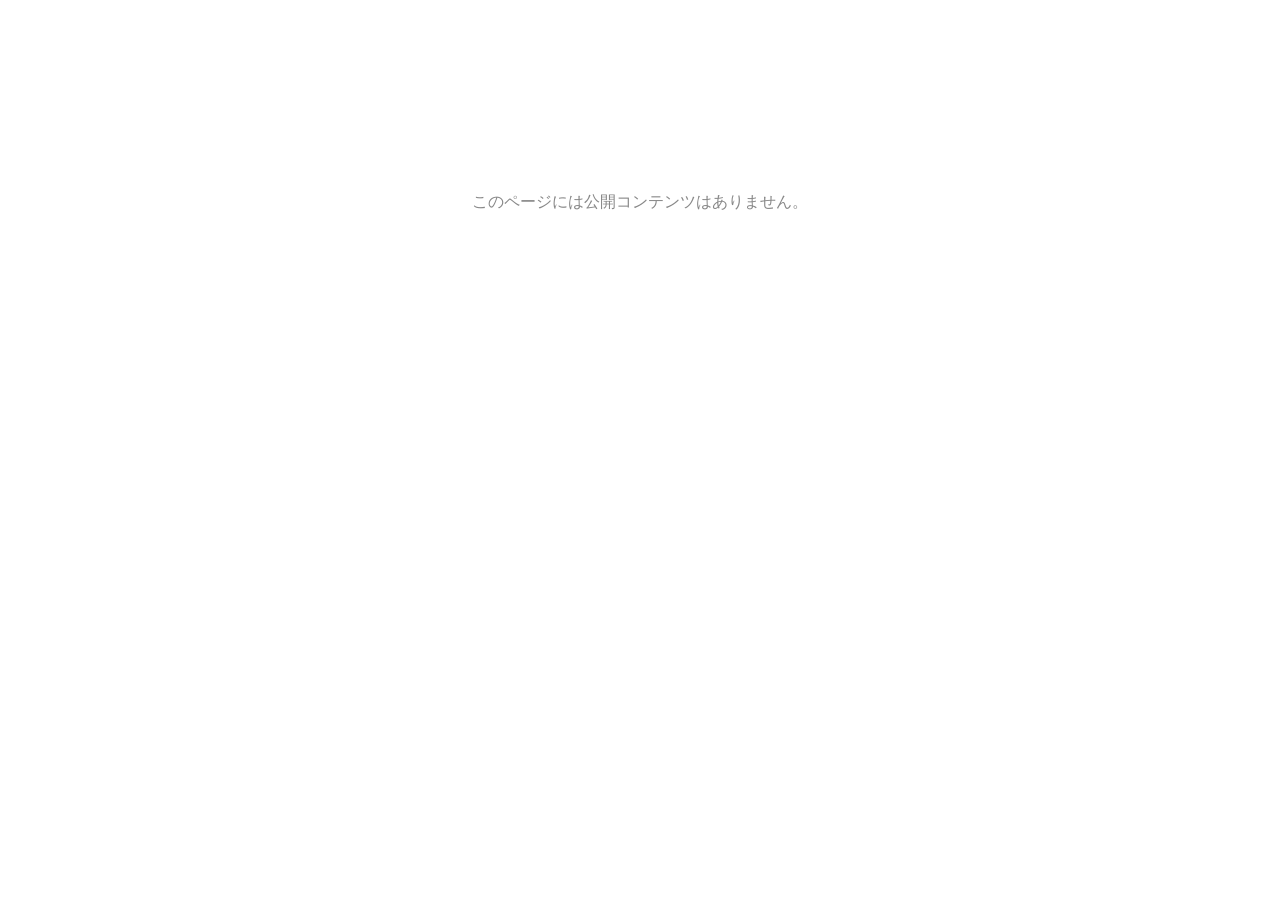
<file: index.html>
<!DOCTYPE html><html lang='ja'><head><meta charset='utf-8'><title>private</title></head><body style='font-family:sans-serif;text-align:center;margin-top:15%;color:#888'><p>このページには公開コンテンツはありません。</p></body></html>
</file>
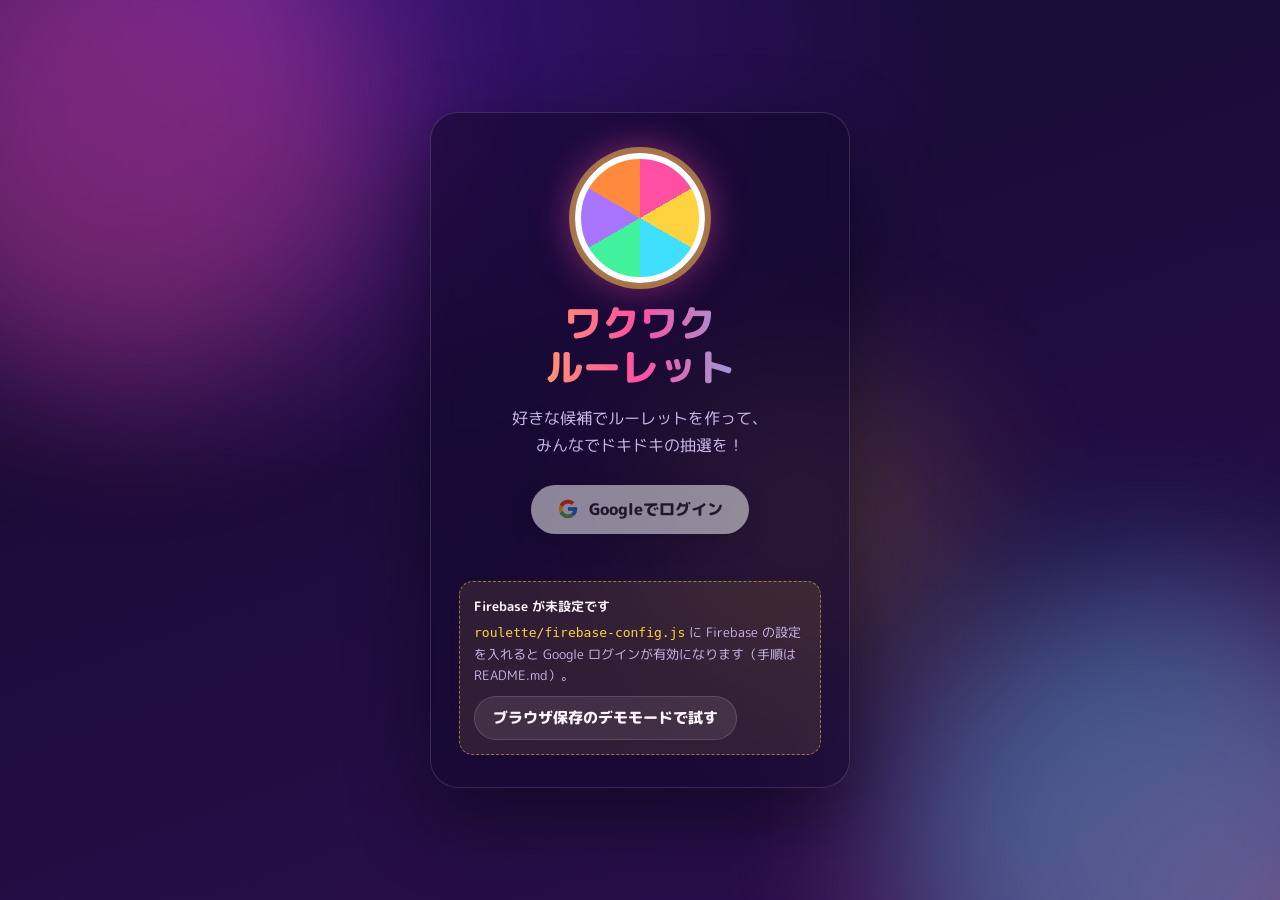
<file: roulette/index.html>
<!DOCTYPE html>
<html lang="ja">
<head>
  <meta charset="utf-8">
  <meta name="viewport" content="width=device-width, initial-scale=1, viewport-fit=cover">
  <title>ワクワクルーレット</title>
  <link rel="preconnect" href="https://fonts.googleapis.com">
  <link rel="preconnect" href="https://fonts.gstatic.com" crossorigin>
  <link href="https://fonts.googleapis.com/css2?family=M+PLUS+Rounded+1c:wght@500;800&display=swap" rel="stylesheet">
  <link rel="icon" href="data:image/svg+xml,<svg xmlns=%22http://www.w3.org/2000/svg%22 viewBox=%220 0 100 100%22><text y=%22.9em%22 font-size=%2290%22>🎡</text></svg>">
  <link rel="stylesheet" href="style.css">
</head>
<body>
  <div class="bg-orbs" aria-hidden="true"><span></span><span></span><span></span></div>

  <!-- ===== ログイン画面 ===== -->
  <section id="login-view" class="view login-view" hidden>
    <div class="login-card">
      <div class="login-wheel" aria-hidden="true"></div>
      <h1 class="logo">ワクワク<br>ルーレット</h1>
      <p class="login-sub">好きな候補でルーレットを作って、<br>みんなでドキドキの抽選を！</p>
      <button id="google-login" class="btn-google" type="button">
        <svg viewBox="0 0 48 48" width="22" height="22" aria-hidden="true"><path fill="#FFC107" d="M43.6 20.5H42V20H24v8h11.3C33.7 32.7 29.2 36 24 36c-6.6 0-12-5.4-12-12s5.4-12 12-12c3.1 0 5.8 1.2 7.9 3.1l5.7-5.7C34 6.1 29.3 4 24 4 12.9 4 4 12.9 4 24s8.9 20 20 20 20-8.9 20-20c0-1.3-.1-2.4-.4-3.5z"/><path fill="#FF3D00" d="M6.3 14.7l6.6 4.8C14.7 15.1 19 12 24 12c3.1 0 5.8 1.2 7.9 3.1l5.7-5.7C34 6.1 29.3 4 24 4 16.3 4 9.7 8.3 6.3 14.7z"/><path fill="#4CAF50" d="M24 44c5.2 0 9.9-2 13.4-5.2l-6.2-5.2C29.2 35.1 26.7 36 24 36c-5.2 0-9.6-3.3-11.3-8l-6.5 5C9.5 39.6 16.2 44 24 44z"/><path fill="#1976D2" d="M43.6 20.5H42V20H24v8h11.3c-.8 2.2-2.2 4.2-4.1 5.6l6.2 5.2C37 39.2 44 34 44 24c0-1.3-.1-2.4-.4-3.5z"/></svg>
        Googleでログイン
      </button>
      <p id="login-error" class="login-error" role="alert"></p>
      <div id="setup-notice" class="setup-notice" hidden>
        <strong>Firebase が未設定です</strong>
        <p><code>roulette/firebase-config.js</code> に Firebase の設定を入れると Google ログインが有効になります（手順は README.md）。</p>
        <button id="demo-login" class="btn-ghost" type="button">ブラウザ保存のデモモードで試す</button>
      </div>
    </div>
  </section>

  <!-- ===== アプリ本体 ===== -->
  <section id="app-view" class="view app-view" hidden>
    <header class="topbar">
      <button id="menu-toggle" class="icon-btn only-mobile" type="button" aria-label="ルーレット一覧">☰</button>
      <div class="brand">ワクワクルーレット</div>
      <div class="top-actions">
        <button id="sound-toggle" class="icon-btn" type="button" aria-label="効果音" title="効果音 ON/OFF">🔊</button>
        <div class="user-chip">
          <img id="user-avatar" alt="" referrerpolicy="no-referrer">
          <span id="user-name"></span>
        </div>
        <button id="logout" class="btn-ghost small" type="button">ログアウト</button>
      </div>
    </header>

    <div class="layout">
      <!-- 左：ルーレット一覧 -->
      <aside id="sidebar" class="sidebar">
        <div class="side-head">
          <h2>マイルーレット</h2>
          <button id="new-roulette" class="btn-primary small" type="button">＋ 新規</button>
        </div>
        <ul id="roulette-list" class="roulette-list"></ul>
        <div class="templates">
          <h3>テンプレートから作る</h3>
          <div id="template-list" class="template-list"></div>
        </div>
      </aside>

      <!-- 中央：ルーレット -->
      <main class="stage">
        <input id="roulette-title" class="title-input" maxlength="40" aria-label="ルーレット名">
        <div class="wheel-wrap" id="wheel-wrap">
          <div class="bulbs" id="bulbs" aria-hidden="true"></div>
          <canvas id="wheel" width="600" height="600" aria-label="ルーレット"></canvas>
          <div class="pointer" id="pointer" aria-hidden="true"></div>
          <button id="hub" class="hub" type="button" aria-label="スタート／ストップ">GO</button>
        </div>
        <div class="current-label" id="current-label" aria-live="polite">&nbsp;</div>
        <div class="controls">
          <button id="start-btn" class="btn-big start" type="button">スタート</button>
          <button id="stop-btn" class="btn-big stop" type="button" disabled>ストップ</button>
        </div>
        <label class="opt"><input type="checkbox" id="remove-winner"> 当たった候補は次回から外す</label>
        <p class="hint">スペースキーでもスタート／ストップできます</p>
      </main>

      <!-- 右：候補の編集 -->
      <aside class="editor">
        <div class="tabs" role="tablist">
          <button class="tab active" data-tab="items" type="button" role="tab">候補</button>
          <button class="tab" data-tab="history" type="button" role="tab">履歴</button>
        </div>

        <div class="tab-panel" id="panel-items">
          <form id="add-form" class="add-form">
            <input id="add-input" placeholder="候補を入力して Enter" maxlength="40" autocomplete="off">
            <button class="btn-primary small" type="submit">追加</button>
          </form>
          <ul id="item-list" class="item-list"></ul>
          <details class="bulk">
            <summary>まとめて登録（1行に1候補）</summary>
            <textarea id="bulk-input" rows="6" placeholder="ラーメン&#10;カレー&#10;寿司"></textarea>
            <div class="bulk-actions">
              <button id="bulk-append" class="btn-ghost small" type="button">追加する</button>
              <button id="bulk-replace" class="btn-ghost small" type="button">置き換える</button>
            </div>
          </details>
          <div class="editor-footer">
            <button id="shuffle-colors" class="btn-ghost small" type="button">🎨 色をシャッフル</button>
            <button id="restore-items" class="btn-ghost small" type="button">↩ 外した候補を戻す</button>
            <button id="duplicate-roulette" class="btn-ghost small" type="button">⧉ 複製</button>
            <button id="delete-roulette" class="btn-danger small" type="button">🗑 削除</button>
          </div>
          <p id="save-status" class="save-status"></p>
        </div>

        <div class="tab-panel" id="panel-history" hidden>
          <ol id="history-list" class="history-list"></ol>
          <button id="clear-history" class="btn-ghost small" type="button">履歴をクリア</button>
        </div>
      </aside>
    </div>
  </section>

  <!-- ローディング -->
  <div id="loading" class="loading"><div class="spinner"></div></div>

  <!-- 結果モーダル -->
  <div id="result-modal" class="modal" hidden>
    <div class="modal-card">
      <div class="result-kicker">🎉 当たり 🎉</div>
      <div class="result-text" id="result-text"></div>
      <div class="modal-actions">
        <button id="again-btn" class="btn-big start" type="button">もう一回！</button>
        <button id="close-modal" class="btn-ghost" type="button">閉じる</button>
      </div>
    </div>
  </div>

  <canvas id="confetti" class="confetti" aria-hidden="true"></canvas>
  <div id="toast" class="toast" role="status"></div>

  <script type="module" src="app.js"></script>
</body>
</html>
</file>
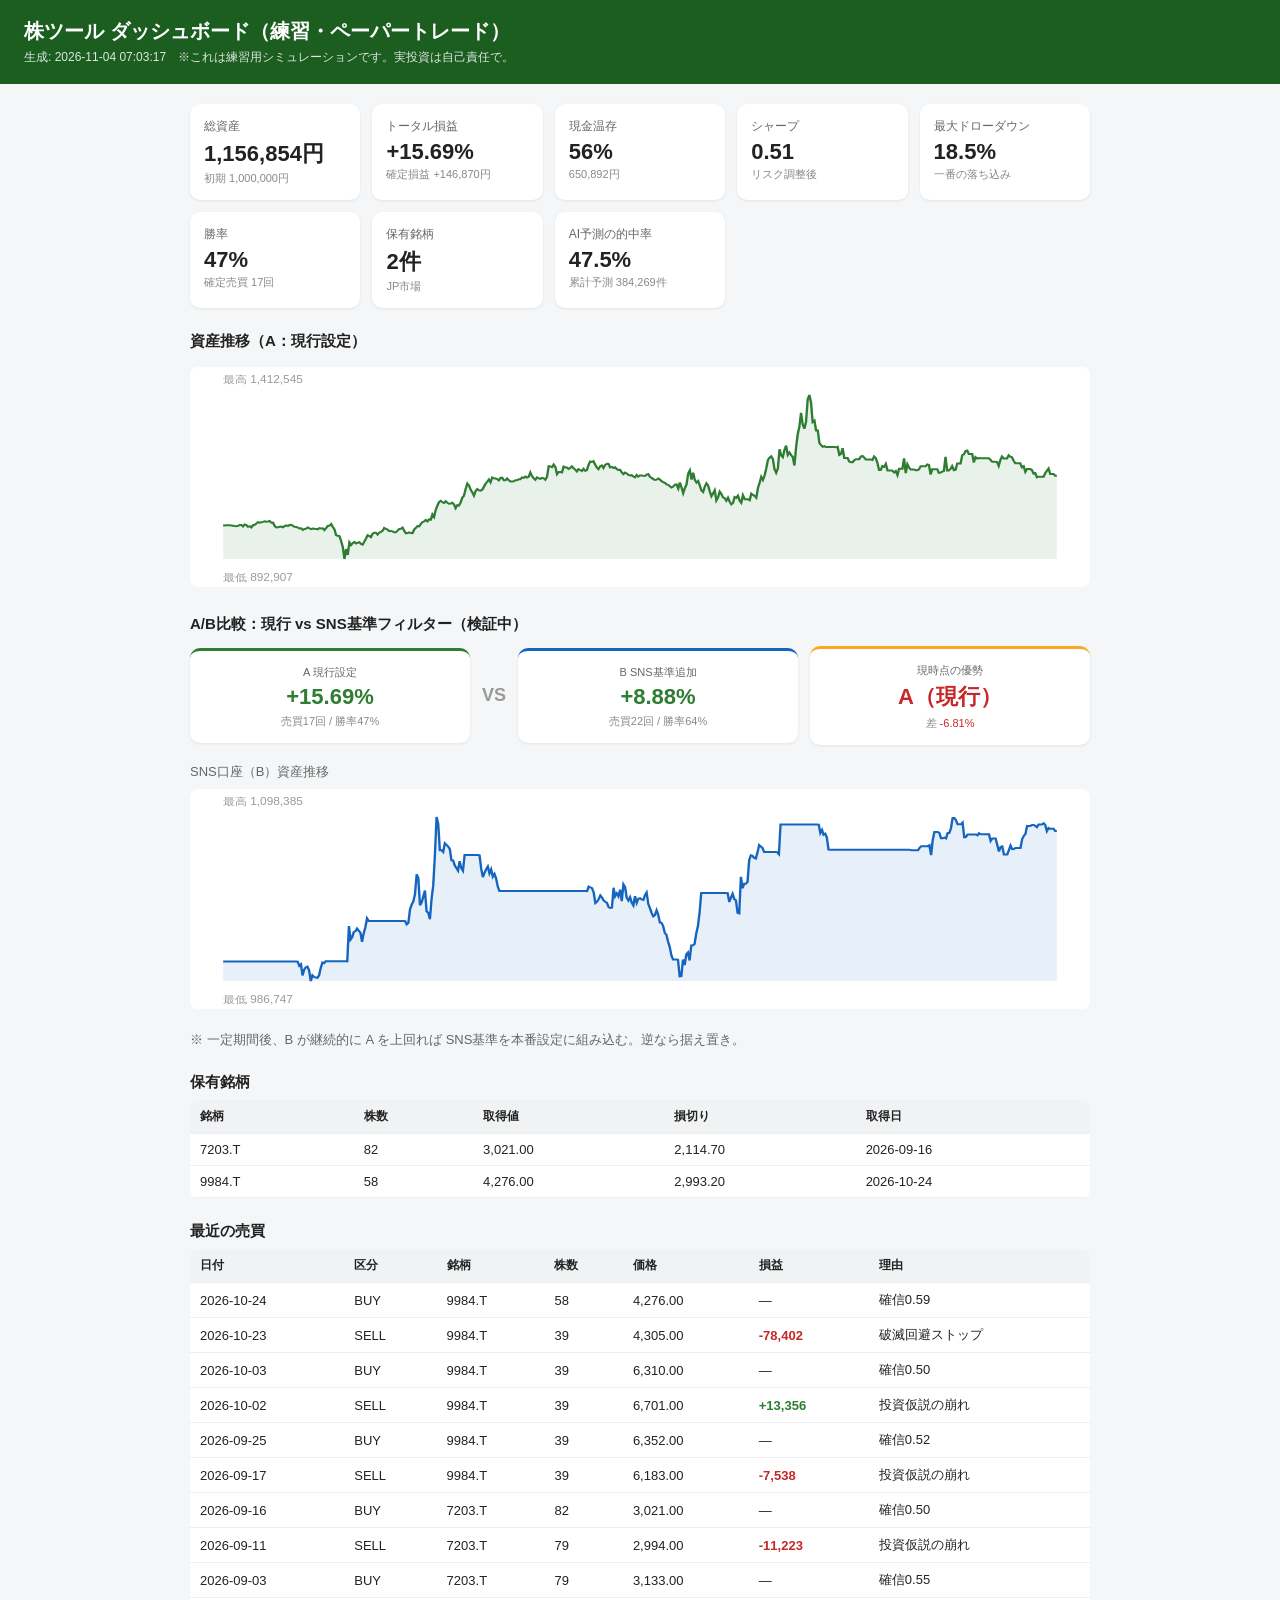
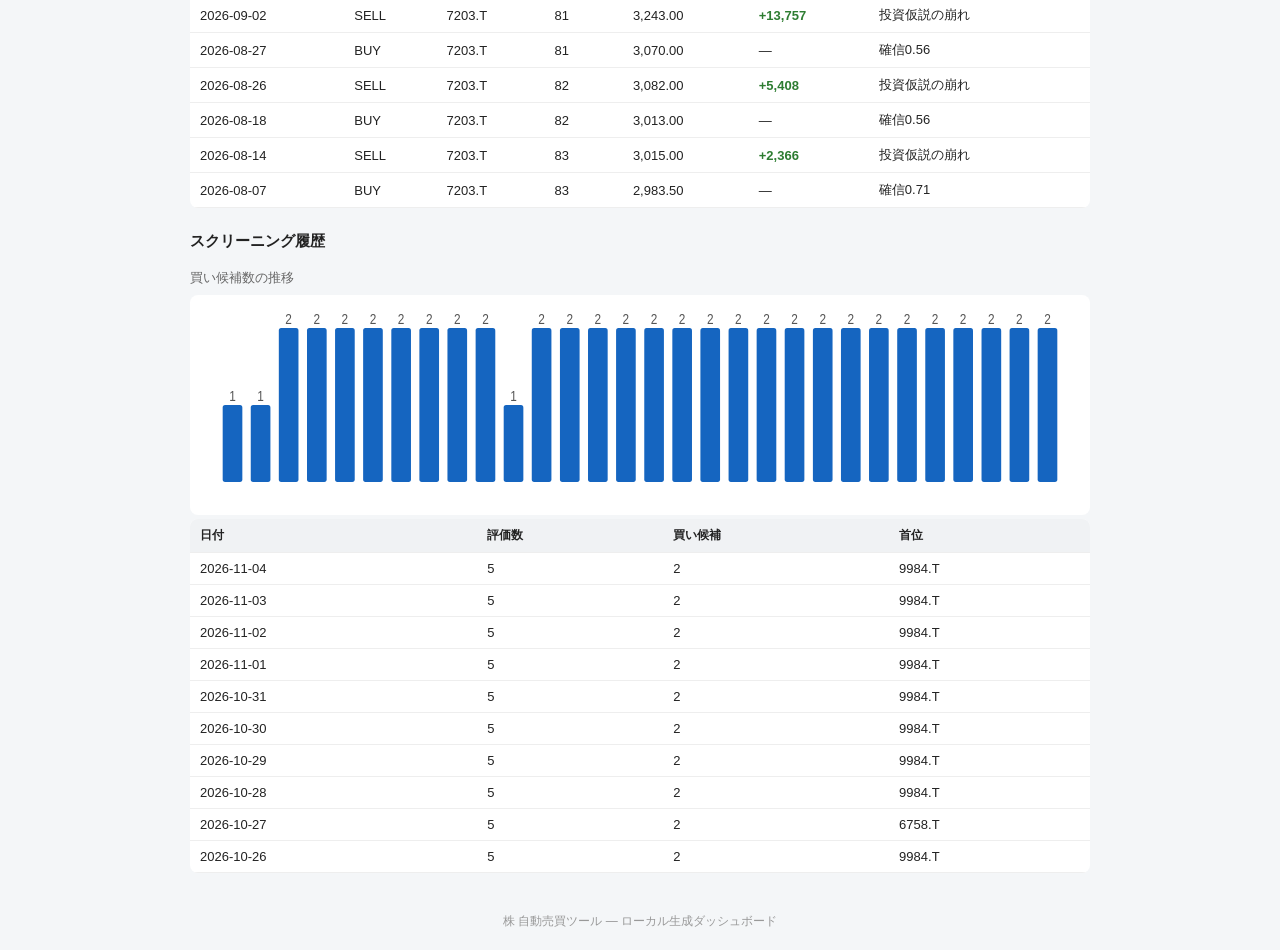
<file: yrekxlgf/index.html>
<!DOCTYPE html>
<html lang="ja"><head><meta charset="utf-8">
<meta name="viewport" content="width=device-width, initial-scale=1">
<title>株ツール ダッシュボード</title>
<style>
  body{font-family:"Segoe UI",Meiryo,sans-serif;margin:0;background:#f4f6f8;color:#222}
  header{background:#1b5e20;color:#fff;padding:18px 24px}
  header h1{margin:0;font-size:20px}
  header .gen{opacity:.85;font-size:12px;margin-top:4px}
  main{max-width:900px;margin:0 auto;padding:20px}
  .cards{display:grid;grid-template-columns:repeat(auto-fit,minmax(150px,1fr));gap:12px}
  .card{background:#fff;border-radius:10px;padding:14px;box-shadow:0 1px 3px rgba(0,0,0,.08)}
  .card .t{font-size:12px;color:#666}
  .card .v{font-size:22px;font-weight:700;margin-top:4px}
  .card .sub{font-size:11px;color:#888;margin-top:2px}
  h2{font-size:15px;margin:24px 0 8px}
  table{width:100%;border-collapse:collapse;background:#fff;border-radius:8px;overflow:hidden;font-size:13px}
  th,td{padding:8px 10px;text-align:left;border-bottom:1px solid #eee}
  th{background:#f0f2f4;font-weight:600;font-size:12px}
  .chart{width:100%;height:220px;background:#fff;border-radius:8px;margin-top:8px}
  .empty{background:#fff;border-radius:8px;padding:20px;color:#888;text-align:center}
  .muted{color:#666;font-size:13px;margin-top:18px}
  .pos{color:#2e7d32;font-weight:600} .neg{color:#c62828;font-weight:600}
  .axis{font-size:10px;fill:#999} .barlbl{font-size:10px;fill:#555;text-anchor:middle}
  footer{text-align:center;color:#999;font-size:12px;padding:20px}
  .ab-banner{display:grid;grid-template-columns:1fr auto 1fr 1fr;gap:12px;align-items:center;margin:12px 0}
  .ab-box{background:#fff;border-radius:10px;padding:14px;text-align:center;box-shadow:0 1px 3px rgba(0,0,0,.08)}
  .ab-a{border-top:3px solid #2e7d32} .ab-b{border-top:3px solid #1565c0}
  .ab-winner{border-top:3px solid #f9a825}
  .ab-lbl{font-size:11px;color:#666} .ab-ret{font-size:22px;font-weight:700;margin:4px 0}
  .ab-sub{font-size:11px;color:#888} .ab-vs{font-weight:700;color:#999;font-size:18px}
</style></head>
<body>
<header><h1>株ツール ダッシュボード（練習・ペーパートレード）</h1>
<div class="gen">生成: 2026-11-04 07:03:17　※これは練習用シミュレーションです。実投資は自己責任で。</div></header>
<main>
  <div class="cards"><div class="card"><div class="t">総資産</div><div class="v">1,156,854円</div><div class="sub">初期 1,000,000円</div></div><div class="card"><div class="t">トータル損益</div><div class="v">+15.69%</div><div class="sub">確定損益 +146,870円</div></div><div class="card"><div class="t">現金温存</div><div class="v">56%</div><div class="sub">650,892円</div></div><div class="card"><div class="t">シャープ</div><div class="v">0.51</div><div class="sub">リスク調整後</div></div><div class="card"><div class="t">最大ドローダウン</div><div class="v">18.5%</div><div class="sub">一番の落ち込み</div></div><div class="card"><div class="t">勝率</div><div class="v">47%</div><div class="sub">確定売買 17回</div></div><div class="card"><div class="t">保有銘柄</div><div class="v">2件</div><div class="sub">JP市場</div></div><div class="card"><div class="t">AI予測の的中率</div><div class="v">47.5%</div><div class="sub">累計予測 384,269件</div></div></div>
  <h2>資産推移（A：現行設定）</h2>
  <svg viewBox="0 0 760 220" class="chart" preserveAspectRatio="none">
  <polygon points="28,192 28.0,158.2 29.4,158.5 30.8,158.3 32.2,158.3 33.6,158.2 35.0,158.5 36.4,158.7 37.8,159.0 39.2,159.2 40.6,158.8 42.0,158.1 43.4,158.1 44.8,159.4 46.2,157.5 47.6,158.1 49.0,159.8 50.4,159.2 51.8,160.4 53.2,158.2 54.6,157.8 56.0,156.5 57.5,155.2 58.9,155.7 60.3,155.2 61.7,154.9 63.1,154.4 64.5,154.7 65.9,154.5 67.3,153.9 68.7,155.8 70.1,155.6 71.5,159.0 72.9,160.5 74.3,160.2 75.7,159.8 77.1,159.5 78.5,160.2 79.9,159.1 81.3,158.4 82.7,159.1 84.1,157.9 85.5,157.7 86.9,158.9 88.3,159.8 89.7,159.9 91.1,160.7 92.5,161.4 93.9,161.2 95.3,163.0 96.7,162.0 98.1,161.6 99.5,160.4 100.9,161.4 102.3,162.1 103.7,161.6 105.1,161.8 106.5,161.9 107.9,162.3 109.3,161.1 110.7,161.4 112.1,161.3 113.5,163.0 114.9,161.1 116.4,158.9 117.8,158.6 119.2,157.1 120.6,160.0 122.0,162.3 123.4,168.3 124.8,168.7 126.2,169.1 127.6,174.1 129.0,180.0 130.4,192.0 131.8,182.1 133.2,188.0 134.6,175.4 136.0,178.1 137.4,176.2 138.8,174.9 140.2,176.5 141.6,175.7 143.0,175.2 144.4,176.9 145.8,177.6 147.2,174.7 148.6,171.6 150.0,168.2 151.4,169.1 152.8,170.1 154.2,166.7 155.6,165.8 157.0,165.7 158.4,167.5 159.8,165.7 161.2,164.8 162.6,163.9 164.0,161.0 165.4,161.8 166.8,162.6 168.2,164.1 169.6,163.9 171.0,164.4 172.4,165.3 173.8,165.2 175.3,163.6 176.7,161.9 178.1,161.8 179.5,160.7 180.9,163.8 182.3,166.3 183.7,166.1 185.1,165.3 186.5,166.1 187.9,166.2 189.3,162.6 190.7,160.8 192.1,159.1 193.5,159.3 194.9,157.0 196.3,155.0 197.7,154.4 199.1,153.0 200.5,154.4 201.9,152.4 203.3,152.8 204.7,147.5 206.1,150.0 207.5,142.9 208.9,138.6 210.3,135.1 211.7,133.8 213.1,135.3 214.5,136.0 215.9,134.3 217.3,135.7 218.7,136.7 220.1,136.5 221.5,135.8 222.9,137.2 224.3,141.2 225.7,138.2 227.1,138.5 228.5,135.7 229.9,130.8 231.3,128.9 232.7,122.2 234.2,116.6 235.6,118.5 237.0,122.7 238.4,125.4 239.8,128.6 241.2,124.0 242.6,122.0 244.0,123.4 245.4,123.6 246.8,122.7 248.2,119.8 249.6,116.8 251.0,114.8 252.4,112.5 253.8,115.3 255.2,110.5 256.6,111.3 258.0,111.5 259.4,112.0 260.8,113.4 262.2,110.9 263.6,110.7 265.0,113.2 266.4,113.3 267.8,111.4 269.2,113.3 270.6,114.4 272.0,114.4 273.4,114.2 274.8,113.2 276.2,113.2 277.6,112.2 279.0,112.3 280.4,110.5 281.8,110.9 283.2,109.6 284.6,110.5 286.0,109.8 287.4,105.5 288.8,109.1 290.2,111.1 291.6,112.8 293.1,110.4 294.5,111.3 295.9,111.9 297.3,110.9 298.7,111.3 300.1,112.7 301.5,109.8 302.9,99.2 304.3,99.4 305.7,100.1 307.1,97.5 308.5,99.9 309.9,107.2 311.3,105.1 312.7,105.1 314.1,105.5 315.5,99.5 316.9,100.4 318.3,100.5 319.7,101.9 321.1,101.0 322.5,99.3 323.9,101.3 325.3,102.6 326.7,104.4 328.1,102.2 329.5,103.0 330.9,104.1 332.3,101.8 333.7,103.8 335.1,103.2 336.5,98.1 337.9,94.5 339.3,94.9 340.7,94.2 342.1,97.5 343.5,100.5 344.9,102.2 346.3,99.4 347.7,98.4 349.1,101.0 350.5,98.0 352.0,96.7 353.4,96.9 354.8,100.4 356.2,99.8 357.6,101.0 359.0,100.3 360.4,102.2 361.8,102.9 363.2,102.8 364.6,105.4 366.0,107.2 367.4,105.5 368.8,106.4 370.2,107.9 371.6,108.5 373.0,108.2 374.4,109.5 375.8,110.3 377.2,107.9 378.6,109.6 380.0,108.5 381.4,108.4 382.8,108.8 384.2,108.9 385.6,107.7 387.0,107.0 388.4,109.9 389.8,110.9 391.2,112.1 392.6,113.0 394.0,112.7 395.4,111.5 396.8,112.6 398.2,114.2 399.6,115.1 401.0,115.9 402.4,117.4 403.8,117.8 405.2,119.2 406.6,120.5 408.0,119.5 409.5,117.6 410.9,117.4 412.3,121.5 413.7,115.4 415.1,120.6 416.5,126.2 417.9,121.1 419.3,117.4 420.7,106.4 422.1,103.3 423.5,112.6 424.9,105.7 426.3,112.9 427.7,115.6 429.1,114.0 430.5,118.5 431.9,123.6 433.3,125.1 434.7,119.7 436.1,116.4 437.5,118.4 438.9,124.3 440.3,129.3 441.7,126.5 443.1,123.3 444.5,133.4 445.9,130.4 447.3,124.6 448.7,127.0 450.1,130.3 451.5,131.3 452.9,133.8 454.3,130.7 455.7,134.7 457.1,137.4 458.5,136.1 459.9,130.0 461.3,130.8 462.7,128.6 464.1,133.6 465.5,135.8 466.9,128.2 468.4,132.2 469.8,132.2 471.2,132.2 472.6,133.3 474.0,126.7 475.4,127.9 476.8,128.9 478.2,130.8 479.6,121.0 481.0,115.8 482.4,109.9 483.8,113.0 485.2,108.5 486.6,101.5 488.0,93.1 489.4,90.7 490.8,89.4 492.2,92.1 493.6,102.2 495.0,105.8 496.4,101.6 497.8,82.2 499.2,88.2 500.6,90.1 502.0,82.9 503.4,78.6 504.8,88.0 506.2,85.6 507.6,88.1 509.0,89.9 510.4,98.5 511.8,80.4 513.2,67.2 514.6,59.6 516.0,45.9 517.4,57.3 518.8,61.8 520.2,54.9 521.6,32.5 523.0,28.0 524.4,35.2 525.8,55.0 527.3,53.6 528.7,63.4 530.1,63.4 531.5,76.0 532.9,78.1 534.3,79.7 535.7,79.1 537.1,80.1 538.5,80.1 539.9,80.1 541.3,80.1 542.7,80.1 544.1,80.1 545.5,80.2 546.9,79.8 548.3,87.9 549.7,86.9 551.1,81.2 552.5,91.0 553.9,91.1 555.3,91.1 556.7,94.6 558.1,95.2 559.5,95.2 560.9,93.3 562.3,92.3 563.7,92.3 565.1,92.3 566.5,89.6 567.9,88.9 569.3,90.6 570.7,92.4 572.1,92.4 573.5,92.5 574.9,92.5 576.3,93.0 577.7,89.5 579.1,91.2 580.5,96.1 581.9,103.0 583.3,103.0 584.7,99.0 586.2,99.8 587.6,96.8 589.0,103.4 590.4,103.4 591.8,103.4 593.2,103.6 594.6,105.4 596.0,104.0 597.4,108.1 598.8,101.8 600.2,101.8 601.6,101.8 603.0,91.4 604.4,106.1 605.8,97.3 607.2,100.5 608.6,102.4 610.0,102.4 611.4,102.4 612.8,103.2 614.2,103.2 615.6,102.3 617.0,99.2 618.4,99.3 619.8,99.3 621.2,99.3 622.6,97.4 624.0,97.9 625.4,107.5 626.8,102.3 628.2,102.2 629.6,102.2 631.0,102.2 632.4,105.8 633.8,105.6 635.2,104.6 636.6,104.0 638.0,89.8 639.4,103.5 640.8,103.5 642.2,102.0 643.6,99.1 645.1,103.2 646.5,102.7 647.9,96.4 649.3,96.4 650.7,96.4 652.1,88.3 653.5,87.3 654.9,84.1 656.3,83.6 657.7,86.9 659.1,86.9 660.5,86.9 661.9,95.5 663.3,90.1 664.7,91.5 666.1,91.0 667.5,91.3 668.9,91.3 670.3,91.3 671.7,91.3 673.1,91.3 674.5,91.3 675.9,92.7 677.3,94.7 678.7,94.7 680.1,94.7 681.5,95.0 682.9,98.9 684.3,93.1 685.7,89.6 687.1,91.4 688.5,91.4 689.9,91.4 691.3,88.2 692.7,89.7 694.1,90.3 695.5,93.6 696.9,96.3 698.3,96.3 699.7,96.3 701.1,96.3 702.5,100.4 704.0,99.2 705.4,104.9 706.8,102.1 708.2,102.1 709.6,102.1 711.0,103.1 712.4,106.7 713.8,106.1 715.2,110.3 716.6,109.7 718.0,109.8 719.4,109.8 720.8,109.7 722.2,106.2 723.6,103.7 725.0,101.5 726.4,106.9 727.8,106.9 729.2,106.9 730.6,108.7 732.0,108.7 732,192" fill="#2e7d32" opacity="0.10"/>
  <polyline points="28.0,158.2 29.4,158.5 30.8,158.3 32.2,158.3 33.6,158.2 35.0,158.5 36.4,158.7 37.8,159.0 39.2,159.2 40.6,158.8 42.0,158.1 43.4,158.1 44.8,159.4 46.2,157.5 47.6,158.1 49.0,159.8 50.4,159.2 51.8,160.4 53.2,158.2 54.6,157.8 56.0,156.5 57.5,155.2 58.9,155.7 60.3,155.2 61.7,154.9 63.1,154.4 64.5,154.7 65.9,154.5 67.3,153.9 68.7,155.8 70.1,155.6 71.5,159.0 72.9,160.5 74.3,160.2 75.7,159.8 77.1,159.5 78.5,160.2 79.9,159.1 81.3,158.4 82.7,159.1 84.1,157.9 85.5,157.7 86.9,158.9 88.3,159.8 89.7,159.9 91.1,160.7 92.5,161.4 93.9,161.2 95.3,163.0 96.7,162.0 98.1,161.6 99.5,160.4 100.9,161.4 102.3,162.1 103.7,161.6 105.1,161.8 106.5,161.9 107.9,162.3 109.3,161.1 110.7,161.4 112.1,161.3 113.5,163.0 114.9,161.1 116.4,158.9 117.8,158.6 119.2,157.1 120.6,160.0 122.0,162.3 123.4,168.3 124.8,168.7 126.2,169.1 127.6,174.1 129.0,180.0 130.4,192.0 131.8,182.1 133.2,188.0 134.6,175.4 136.0,178.1 137.4,176.2 138.8,174.9 140.2,176.5 141.6,175.7 143.0,175.2 144.4,176.9 145.8,177.6 147.2,174.7 148.6,171.6 150.0,168.2 151.4,169.1 152.8,170.1 154.2,166.7 155.6,165.8 157.0,165.7 158.4,167.5 159.8,165.7 161.2,164.8 162.6,163.9 164.0,161.0 165.4,161.8 166.8,162.6 168.2,164.1 169.6,163.9 171.0,164.4 172.4,165.3 173.8,165.2 175.3,163.6 176.7,161.9 178.1,161.8 179.5,160.7 180.9,163.8 182.3,166.3 183.7,166.1 185.1,165.3 186.5,166.1 187.9,166.2 189.3,162.6 190.7,160.8 192.1,159.1 193.5,159.3 194.9,157.0 196.3,155.0 197.7,154.4 199.1,153.0 200.5,154.4 201.9,152.4 203.3,152.8 204.7,147.5 206.1,150.0 207.5,142.9 208.9,138.6 210.3,135.1 211.7,133.8 213.1,135.3 214.5,136.0 215.9,134.3 217.3,135.7 218.7,136.7 220.1,136.5 221.5,135.8 222.9,137.2 224.3,141.2 225.7,138.2 227.1,138.5 228.5,135.7 229.9,130.8 231.3,128.9 232.7,122.2 234.2,116.6 235.6,118.5 237.0,122.7 238.4,125.4 239.8,128.6 241.2,124.0 242.6,122.0 244.0,123.4 245.4,123.6 246.8,122.7 248.2,119.8 249.6,116.8 251.0,114.8 252.4,112.5 253.8,115.3 255.2,110.5 256.6,111.3 258.0,111.5 259.4,112.0 260.8,113.4 262.2,110.9 263.6,110.7 265.0,113.2 266.4,113.3 267.8,111.4 269.2,113.3 270.6,114.4 272.0,114.4 273.4,114.2 274.8,113.2 276.2,113.2 277.6,112.2 279.0,112.3 280.4,110.5 281.8,110.9 283.2,109.6 284.6,110.5 286.0,109.8 287.4,105.5 288.8,109.1 290.2,111.1 291.6,112.8 293.1,110.4 294.5,111.3 295.9,111.9 297.3,110.9 298.7,111.3 300.1,112.7 301.5,109.8 302.9,99.2 304.3,99.4 305.7,100.1 307.1,97.5 308.5,99.9 309.9,107.2 311.3,105.1 312.7,105.1 314.1,105.5 315.5,99.5 316.9,100.4 318.3,100.5 319.7,101.9 321.1,101.0 322.5,99.3 323.9,101.3 325.3,102.6 326.7,104.4 328.1,102.2 329.5,103.0 330.9,104.1 332.3,101.8 333.7,103.8 335.1,103.2 336.5,98.1 337.9,94.5 339.3,94.9 340.7,94.2 342.1,97.5 343.5,100.5 344.9,102.2 346.3,99.4 347.7,98.4 349.1,101.0 350.5,98.0 352.0,96.7 353.4,96.9 354.8,100.4 356.2,99.8 357.6,101.0 359.0,100.3 360.4,102.2 361.8,102.9 363.2,102.8 364.6,105.4 366.0,107.2 367.4,105.5 368.8,106.4 370.2,107.9 371.6,108.5 373.0,108.2 374.4,109.5 375.8,110.3 377.2,107.9 378.6,109.6 380.0,108.5 381.4,108.4 382.8,108.8 384.2,108.9 385.6,107.7 387.0,107.0 388.4,109.9 389.8,110.9 391.2,112.1 392.6,113.0 394.0,112.7 395.4,111.5 396.8,112.6 398.2,114.2 399.6,115.1 401.0,115.9 402.4,117.4 403.8,117.8 405.2,119.2 406.6,120.5 408.0,119.5 409.5,117.6 410.9,117.4 412.3,121.5 413.7,115.4 415.1,120.6 416.5,126.2 417.9,121.1 419.3,117.4 420.7,106.4 422.1,103.3 423.5,112.6 424.9,105.7 426.3,112.9 427.7,115.6 429.1,114.0 430.5,118.5 431.9,123.6 433.3,125.1 434.7,119.7 436.1,116.4 437.5,118.4 438.9,124.3 440.3,129.3 441.7,126.5 443.1,123.3 444.5,133.4 445.9,130.4 447.3,124.6 448.7,127.0 450.1,130.3 451.5,131.3 452.9,133.8 454.3,130.7 455.7,134.7 457.1,137.4 458.5,136.1 459.9,130.0 461.3,130.8 462.7,128.6 464.1,133.6 465.5,135.8 466.9,128.2 468.4,132.2 469.8,132.2 471.2,132.2 472.6,133.3 474.0,126.7 475.4,127.9 476.8,128.9 478.2,130.8 479.6,121.0 481.0,115.8 482.4,109.9 483.8,113.0 485.2,108.5 486.6,101.5 488.0,93.1 489.4,90.7 490.8,89.4 492.2,92.1 493.6,102.2 495.0,105.8 496.4,101.6 497.8,82.2 499.2,88.2 500.6,90.1 502.0,82.9 503.4,78.6 504.8,88.0 506.2,85.6 507.6,88.1 509.0,89.9 510.4,98.5 511.8,80.4 513.2,67.2 514.6,59.6 516.0,45.9 517.4,57.3 518.8,61.8 520.2,54.9 521.6,32.5 523.0,28.0 524.4,35.2 525.8,55.0 527.3,53.6 528.7,63.4 530.1,63.4 531.5,76.0 532.9,78.1 534.3,79.7 535.7,79.1 537.1,80.1 538.5,80.1 539.9,80.1 541.3,80.1 542.7,80.1 544.1,80.1 545.5,80.2 546.9,79.8 548.3,87.9 549.7,86.9 551.1,81.2 552.5,91.0 553.9,91.1 555.3,91.1 556.7,94.6 558.1,95.2 559.5,95.2 560.9,93.3 562.3,92.3 563.7,92.3 565.1,92.3 566.5,89.6 567.9,88.9 569.3,90.6 570.7,92.4 572.1,92.4 573.5,92.5 574.9,92.5 576.3,93.0 577.7,89.5 579.1,91.2 580.5,96.1 581.9,103.0 583.3,103.0 584.7,99.0 586.2,99.8 587.6,96.8 589.0,103.4 590.4,103.4 591.8,103.4 593.2,103.6 594.6,105.4 596.0,104.0 597.4,108.1 598.8,101.8 600.2,101.8 601.6,101.8 603.0,91.4 604.4,106.1 605.8,97.3 607.2,100.5 608.6,102.4 610.0,102.4 611.4,102.4 612.8,103.2 614.2,103.2 615.6,102.3 617.0,99.2 618.4,99.3 619.8,99.3 621.2,99.3 622.6,97.4 624.0,97.9 625.4,107.5 626.8,102.3 628.2,102.2 629.6,102.2 631.0,102.2 632.4,105.8 633.8,105.6 635.2,104.6 636.6,104.0 638.0,89.8 639.4,103.5 640.8,103.5 642.2,102.0 643.6,99.1 645.1,103.2 646.5,102.7 647.9,96.4 649.3,96.4 650.7,96.4 652.1,88.3 653.5,87.3 654.9,84.1 656.3,83.6 657.7,86.9 659.1,86.9 660.5,86.9 661.9,95.5 663.3,90.1 664.7,91.5 666.1,91.0 667.5,91.3 668.9,91.3 670.3,91.3 671.7,91.3 673.1,91.3 674.5,91.3 675.9,92.7 677.3,94.7 678.7,94.7 680.1,94.7 681.5,95.0 682.9,98.9 684.3,93.1 685.7,89.6 687.1,91.4 688.5,91.4 689.9,91.4 691.3,88.2 692.7,89.7 694.1,90.3 695.5,93.6 696.9,96.3 698.3,96.3 699.7,96.3 701.1,96.3 702.5,100.4 704.0,99.2 705.4,104.9 706.8,102.1 708.2,102.1 709.6,102.1 711.0,103.1 712.4,106.7 713.8,106.1 715.2,110.3 716.6,109.7 718.0,109.8 719.4,109.8 720.8,109.7 722.2,106.2 723.6,103.7 725.0,101.5 726.4,106.9 727.8,106.9 729.2,106.9 730.6,108.7 732.0,108.7" fill="none" stroke="#2e7d32" stroke-width="2"/>
  <text x="28" y="16" class="axis">最高 1,412,545</text>
  <text x="28" y="214" class="axis">最低 892,907</text>
</svg>
  
<h2>A/B比較：現行 vs SNS基準フィルター（検証中）</h2>
<div class="ab-banner">
  <div class="ab-box ab-a">
    <div class="ab-lbl">A 現行設定</div>
    <div class="ab-ret pos">+15.69%</div>
    <div class="ab-sub">売買17回 / 勝率47%</div>
  </div>
  <div class="ab-vs">VS</div>
  <div class="ab-box ab-b">
    <div class="ab-lbl">B SNS基準追加</div>
    <div class="ab-ret pos">+8.88%</div>
    <div class="ab-sub">売買22回 / 勝率64%</div>
  </div>
  <div class="ab-box ab-winner">
    <div class="ab-lbl">現時点の優勢</div>
    <div class="ab-ret" style="color:#c62828">A（現行）</div>
    <div class="ab-sub">差 <span style="color:#c62828">-6.81%</span></div>
  </div>
</div>
<div class="muted">SNS口座（B）資産推移</div><svg viewBox="0 0 760 220" class="chart" preserveAspectRatio="none">
  <polygon points="28,192 28.0,172.5 29.4,172.5 30.8,172.5 32.2,172.5 33.6,172.5 35.0,172.5 36.4,172.5 37.8,172.5 39.2,172.5 40.6,172.5 42.0,172.5 43.4,172.5 44.8,172.5 46.2,172.5 47.6,172.5 49.0,172.5 50.3,172.5 51.7,172.5 53.1,172.5 54.5,172.5 55.9,172.5 57.3,172.5 58.7,172.5 60.1,172.5 61.5,172.5 62.9,172.5 64.3,172.5 65.7,172.5 67.1,172.5 68.5,172.5 69.9,172.5 71.3,172.5 72.7,172.5 74.1,172.5 75.5,172.5 76.9,172.5 78.3,172.5 79.7,172.5 81.1,172.5 82.5,172.5 83.9,172.5 85.3,172.5 86.7,172.5 88.1,172.5 89.5,172.5 90.9,172.7 92.3,176.8 93.7,175.3 95.0,186.4 96.4,180.7 97.8,178.2 99.2,177.6 100.6,181.6 102.0,192.0 103.4,186.4 104.8,188.0 106.2,188.6 107.6,188.8 109.0,186.3 110.4,178.9 111.8,173.4 113.2,174.2 114.6,172.3 116.0,172.3 117.4,172.3 118.8,172.3 120.2,172.3 121.6,172.3 123.0,172.3 124.4,172.3 125.8,172.3 127.2,172.3 128.6,172.3 130.0,172.3 131.4,172.3 132.8,172.4 134.2,137.1 135.6,150.5 137.0,148.1 138.3,142.9 139.7,142.3 141.1,139.5 142.5,141.7 143.9,143.6 145.3,152.8 146.7,144.2 148.1,138.2 149.5,129.3 150.9,131.9 152.3,131.9 153.7,131.9 155.1,131.9 156.5,131.9 157.9,131.9 159.3,131.9 160.7,131.9 162.1,131.9 163.5,131.9 164.9,131.9 166.3,131.9 167.7,131.9 169.1,131.9 170.5,131.9 171.9,131.9 173.3,131.9 174.7,131.9 176.1,131.9 177.5,131.9 178.9,131.9 180.3,131.9 181.7,132.1 183.0,135.4 184.4,133.8 185.8,120.3 187.2,115.6 188.6,112.5 190.0,105.2 191.4,85.3 192.8,89.0 194.2,116.3 195.6,113.4 197.0,107.4 198.4,101.6 199.8,122.3 201.2,123.8 202.6,130.2 204.0,109.8 205.4,96.4 206.8,66.3 208.2,28.0 209.6,35.0 211.0,61.2 212.4,61.2 213.8,63.0 215.2,54.2 216.6,55.8 218.0,57.5 219.4,60.1 220.8,71.4 222.2,71.5 223.6,76.6 225.0,79.0 226.3,81.7 227.7,72.1 229.1,79.1 230.5,81.8 231.9,66.1 233.3,66.1 234.7,66.1 236.1,66.1 237.5,66.1 238.9,66.1 240.3,66.1 241.7,66.1 243.1,66.1 244.5,66.3 245.9,79.7 247.3,88.1 248.7,83.8 250.1,80.2 251.5,77.5 252.9,84.4 254.3,80.4 255.7,87.7 257.1,84.9 258.5,89.6 259.9,97.6 261.3,102.0 262.7,102.0 264.1,102.0 265.5,102.0 266.9,102.0 268.3,102.0 269.7,102.0 271.0,102.0 272.4,102.0 273.8,102.0 275.2,102.0 276.6,102.0 278.0,102.0 279.4,102.0 280.8,102.0 282.2,102.0 283.6,102.0 285.0,102.0 286.4,102.0 287.8,102.0 289.2,102.0 290.6,102.0 292.0,102.0 293.4,102.0 294.8,102.0 296.2,102.0 297.6,102.0 299.0,102.0 300.4,102.0 301.8,102.0 303.2,102.0 304.6,102.0 306.0,102.0 307.4,102.0 308.8,102.0 310.2,102.0 311.6,102.0 313.0,102.0 314.3,102.0 315.7,102.0 317.1,102.0 318.5,102.0 319.9,102.0 321.3,102.0 322.7,102.0 324.1,102.0 325.5,102.0 326.9,102.0 328.3,102.0 329.7,102.0 331.1,102.0 332.5,102.0 333.9,102.0 335.3,102.1 336.7,97.5 338.1,98.5 339.5,99.2 340.9,103.5 342.3,114.1 343.7,112.7 345.1,110.2 346.5,106.5 347.9,108.6 349.3,111.5 350.7,112.8 352.1,113.9 353.5,118.0 354.9,119.0 356.3,118.7 357.7,98.7 359.0,107.3 360.4,104.4 361.8,107.4 363.2,100.6 364.6,112.2 366.0,95.4 367.4,98.1 368.8,108.7 370.2,111.5 371.6,108.2 373.0,113.6 374.4,116.5 375.8,107.1 377.2,113.9 378.6,109.7 380.0,109.2 381.4,110.5 382.8,111.0 384.2,106.2 385.6,103.5 387.0,115.1 388.4,119.1 389.8,123.8 391.2,127.3 392.6,126.2 394.0,121.3 395.4,125.8 396.8,133.6 398.2,133.8 399.6,137.2 401.0,144.1 402.3,145.7 403.7,152.4 405.1,157.9 406.5,166.3 407.9,170.6 409.3,170.6 410.7,170.6 412.1,170.8 413.5,187.4 414.9,187.1 416.3,170.6 417.7,176.0 419.1,165.4 420.5,163.5 421.9,171.5 423.3,156.4 424.7,156.3 426.1,155.0 427.5,144.4 428.9,137.3 430.3,123.8 431.7,104.1 433.1,104.1 434.5,104.1 435.9,104.1 437.3,104.1 438.7,104.1 440.1,104.1 441.5,104.1 442.9,104.1 444.3,104.1 445.7,104.1 447.0,104.1 448.4,104.1 449.8,104.1 451.2,104.1 452.6,104.1 454.0,104.2 455.4,113.0 456.8,108.6 458.2,104.8 459.6,110.1 461.0,111.3 462.4,123.8 463.8,124.4 465.2,87.8 466.6,99.2 468.0,94.7 469.4,94.8 470.8,92.9 472.2,71.2 473.6,66.3 475.0,66.9 476.4,68.9 477.8,69.5 479.2,63.6 480.6,56.1 482.0,57.5 483.4,58.7 484.8,63.1 486.2,63.1 487.6,63.1 489.0,63.1 490.3,63.1 491.7,63.1 493.1,63.1 494.5,63.1 495.9,63.3 497.3,65.2 498.7,35.4 500.1,35.4 501.5,35.4 502.9,35.4 504.3,35.4 505.7,35.4 507.1,35.4 508.5,35.4 509.9,35.4 511.3,35.4 512.7,35.4 514.1,35.4 515.5,35.4 516.9,35.4 518.3,35.4 519.7,35.4 521.1,35.4 522.5,35.4 523.9,35.4 525.3,35.4 526.7,35.4 528.1,35.4 529.5,35.4 530.9,35.6 532.3,44.0 533.7,40.9 535.0,45.8 536.4,44.6 537.8,48.6 539.2,60.5 540.6,60.7 542.0,60.7 543.4,60.7 544.8,60.7 546.2,60.7 547.6,60.7 549.0,60.7 550.4,60.7 551.8,60.7 553.2,60.7 554.6,60.7 556.0,60.7 557.4,60.7 558.8,60.7 560.2,60.7 561.6,60.7 563.0,60.7 564.4,60.7 565.8,60.7 567.2,60.7 568.6,60.7 570.0,60.7 571.4,60.7 572.8,60.7 574.2,60.7 575.6,60.7 577.0,60.7 578.3,60.7 579.7,60.7 581.1,60.7 582.5,60.7 583.9,60.7 585.3,60.7 586.7,60.7 588.1,60.7 589.5,60.7 590.9,60.7 592.3,60.7 593.7,60.7 595.1,60.7 596.5,60.7 597.9,60.7 599.3,60.7 600.7,60.7 602.1,60.7 603.5,60.7 604.9,60.7 606.3,60.7 607.7,60.7 609.1,61.3 610.5,61.3 611.9,61.3 613.3,61.2 614.7,61.2 616.1,58.9 617.5,57.2 618.9,57.2 620.3,57.2 621.7,57.2 623.0,57.2 624.4,56.3 625.8,66.1 627.2,51.0 628.6,43.1 630.0,43.1 631.4,43.1 632.8,43.9 634.2,49.3 635.6,49.3 637.0,48.6 638.4,49.4 639.8,44.0 641.2,44.0 642.6,39.2 644.0,29.1 645.4,29.1 646.8,31.1 648.2,35.3 649.6,35.3 651.0,35.3 652.4,33.5 653.8,48.3 655.2,48.0 656.6,45.5 658.0,45.5 659.4,45.5 660.8,45.5 662.2,45.5 663.6,45.5 665.0,46.3 666.3,44.2 667.7,45.2 669.1,45.2 670.5,45.2 671.9,45.2 673.3,45.2 674.7,45.2 676.1,52.0 677.5,49.5 678.9,49.5 680.3,49.5 681.7,55.9 683.1,62.5 684.5,57.9 685.9,57.3 687.3,65.5 688.7,65.5 690.1,65.5 691.5,61.1 692.9,56.6 694.3,60.2 695.7,60.1 697.1,59.0 698.5,59.0 699.9,59.0 701.3,59.0 702.7,50.2 704.1,46.9 705.5,44.8 706.9,36.9 708.3,36.9 709.7,36.9 711.0,36.0 712.4,36.0 713.8,36.9 715.2,38.1 716.6,35.6 718.0,35.6 719.4,35.6 720.8,34.2 722.2,36.0 723.6,42.1 725.0,39.0 726.4,39.8 727.8,39.8 729.2,39.8 730.6,42.1 732.0,42.1 732,192" fill="#1565c0" opacity="0.10"/>
  <polyline points="28.0,172.5 29.4,172.5 30.8,172.5 32.2,172.5 33.6,172.5 35.0,172.5 36.4,172.5 37.8,172.5 39.2,172.5 40.6,172.5 42.0,172.5 43.4,172.5 44.8,172.5 46.2,172.5 47.6,172.5 49.0,172.5 50.3,172.5 51.7,172.5 53.1,172.5 54.5,172.5 55.9,172.5 57.3,172.5 58.7,172.5 60.1,172.5 61.5,172.5 62.9,172.5 64.3,172.5 65.7,172.5 67.1,172.5 68.5,172.5 69.9,172.5 71.3,172.5 72.7,172.5 74.1,172.5 75.5,172.5 76.9,172.5 78.3,172.5 79.7,172.5 81.1,172.5 82.5,172.5 83.9,172.5 85.3,172.5 86.7,172.5 88.1,172.5 89.5,172.5 90.9,172.7 92.3,176.8 93.7,175.3 95.0,186.4 96.4,180.7 97.8,178.2 99.2,177.6 100.6,181.6 102.0,192.0 103.4,186.4 104.8,188.0 106.2,188.6 107.6,188.8 109.0,186.3 110.4,178.9 111.8,173.4 113.2,174.2 114.6,172.3 116.0,172.3 117.4,172.3 118.8,172.3 120.2,172.3 121.6,172.3 123.0,172.3 124.4,172.3 125.8,172.3 127.2,172.3 128.6,172.3 130.0,172.3 131.4,172.3 132.8,172.4 134.2,137.1 135.6,150.5 137.0,148.1 138.3,142.9 139.7,142.3 141.1,139.5 142.5,141.7 143.9,143.6 145.3,152.8 146.7,144.2 148.1,138.2 149.5,129.3 150.9,131.9 152.3,131.9 153.7,131.9 155.1,131.9 156.5,131.9 157.9,131.9 159.3,131.9 160.7,131.9 162.1,131.9 163.5,131.9 164.9,131.9 166.3,131.9 167.7,131.9 169.1,131.9 170.5,131.9 171.9,131.9 173.3,131.9 174.7,131.9 176.1,131.9 177.5,131.9 178.9,131.9 180.3,131.9 181.7,132.1 183.0,135.4 184.4,133.8 185.8,120.3 187.2,115.6 188.6,112.5 190.0,105.2 191.4,85.3 192.8,89.0 194.2,116.3 195.6,113.4 197.0,107.4 198.4,101.6 199.8,122.3 201.2,123.8 202.6,130.2 204.0,109.8 205.4,96.4 206.8,66.3 208.2,28.0 209.6,35.0 211.0,61.2 212.4,61.2 213.8,63.0 215.2,54.2 216.6,55.8 218.0,57.5 219.4,60.1 220.8,71.4 222.2,71.5 223.6,76.6 225.0,79.0 226.3,81.7 227.7,72.1 229.1,79.1 230.5,81.8 231.9,66.1 233.3,66.1 234.7,66.1 236.1,66.1 237.5,66.1 238.9,66.1 240.3,66.1 241.7,66.1 243.1,66.1 244.5,66.3 245.9,79.7 247.3,88.1 248.7,83.8 250.1,80.2 251.5,77.5 252.9,84.4 254.3,80.4 255.7,87.7 257.1,84.9 258.5,89.6 259.9,97.6 261.3,102.0 262.7,102.0 264.1,102.0 265.5,102.0 266.9,102.0 268.3,102.0 269.7,102.0 271.0,102.0 272.4,102.0 273.8,102.0 275.2,102.0 276.6,102.0 278.0,102.0 279.4,102.0 280.8,102.0 282.2,102.0 283.6,102.0 285.0,102.0 286.4,102.0 287.8,102.0 289.2,102.0 290.6,102.0 292.0,102.0 293.4,102.0 294.8,102.0 296.2,102.0 297.6,102.0 299.0,102.0 300.4,102.0 301.8,102.0 303.2,102.0 304.6,102.0 306.0,102.0 307.4,102.0 308.8,102.0 310.2,102.0 311.6,102.0 313.0,102.0 314.3,102.0 315.7,102.0 317.1,102.0 318.5,102.0 319.9,102.0 321.3,102.0 322.7,102.0 324.1,102.0 325.5,102.0 326.9,102.0 328.3,102.0 329.7,102.0 331.1,102.0 332.5,102.0 333.9,102.0 335.3,102.1 336.7,97.5 338.1,98.5 339.5,99.2 340.9,103.5 342.3,114.1 343.7,112.7 345.1,110.2 346.5,106.5 347.9,108.6 349.3,111.5 350.7,112.8 352.1,113.9 353.5,118.0 354.9,119.0 356.3,118.7 357.7,98.7 359.0,107.3 360.4,104.4 361.8,107.4 363.2,100.6 364.6,112.2 366.0,95.4 367.4,98.1 368.8,108.7 370.2,111.5 371.6,108.2 373.0,113.6 374.4,116.5 375.8,107.1 377.2,113.9 378.6,109.7 380.0,109.2 381.4,110.5 382.8,111.0 384.2,106.2 385.6,103.5 387.0,115.1 388.4,119.1 389.8,123.8 391.2,127.3 392.6,126.2 394.0,121.3 395.4,125.8 396.8,133.6 398.2,133.8 399.6,137.2 401.0,144.1 402.3,145.7 403.7,152.4 405.1,157.9 406.5,166.3 407.9,170.6 409.3,170.6 410.7,170.6 412.1,170.8 413.5,187.4 414.9,187.1 416.3,170.6 417.7,176.0 419.1,165.4 420.5,163.5 421.9,171.5 423.3,156.4 424.7,156.3 426.1,155.0 427.5,144.4 428.9,137.3 430.3,123.8 431.7,104.1 433.1,104.1 434.5,104.1 435.9,104.1 437.3,104.1 438.7,104.1 440.1,104.1 441.5,104.1 442.9,104.1 444.3,104.1 445.7,104.1 447.0,104.1 448.4,104.1 449.8,104.1 451.2,104.1 452.6,104.1 454.0,104.2 455.4,113.0 456.8,108.6 458.2,104.8 459.6,110.1 461.0,111.3 462.4,123.8 463.8,124.4 465.2,87.8 466.6,99.2 468.0,94.7 469.4,94.8 470.8,92.9 472.2,71.2 473.6,66.3 475.0,66.9 476.4,68.9 477.8,69.5 479.2,63.6 480.6,56.1 482.0,57.5 483.4,58.7 484.8,63.1 486.2,63.1 487.6,63.1 489.0,63.1 490.3,63.1 491.7,63.1 493.1,63.1 494.5,63.1 495.9,63.3 497.3,65.2 498.7,35.4 500.1,35.4 501.5,35.4 502.9,35.4 504.3,35.4 505.7,35.4 507.1,35.4 508.5,35.4 509.9,35.4 511.3,35.4 512.7,35.4 514.1,35.4 515.5,35.4 516.9,35.4 518.3,35.4 519.7,35.4 521.1,35.4 522.5,35.4 523.9,35.4 525.3,35.4 526.7,35.4 528.1,35.4 529.5,35.4 530.9,35.6 532.3,44.0 533.7,40.9 535.0,45.8 536.4,44.6 537.8,48.6 539.2,60.5 540.6,60.7 542.0,60.7 543.4,60.7 544.8,60.7 546.2,60.7 547.6,60.7 549.0,60.7 550.4,60.7 551.8,60.7 553.2,60.7 554.6,60.7 556.0,60.7 557.4,60.7 558.8,60.7 560.2,60.7 561.6,60.7 563.0,60.7 564.4,60.7 565.8,60.7 567.2,60.7 568.6,60.7 570.0,60.7 571.4,60.7 572.8,60.7 574.2,60.7 575.6,60.7 577.0,60.7 578.3,60.7 579.7,60.7 581.1,60.7 582.5,60.7 583.9,60.7 585.3,60.7 586.7,60.7 588.1,60.7 589.5,60.7 590.9,60.7 592.3,60.7 593.7,60.7 595.1,60.7 596.5,60.7 597.9,60.7 599.3,60.7 600.7,60.7 602.1,60.7 603.5,60.7 604.9,60.7 606.3,60.7 607.7,60.7 609.1,61.3 610.5,61.3 611.9,61.3 613.3,61.2 614.7,61.2 616.1,58.9 617.5,57.2 618.9,57.2 620.3,57.2 621.7,57.2 623.0,57.2 624.4,56.3 625.8,66.1 627.2,51.0 628.6,43.1 630.0,43.1 631.4,43.1 632.8,43.9 634.2,49.3 635.6,49.3 637.0,48.6 638.4,49.4 639.8,44.0 641.2,44.0 642.6,39.2 644.0,29.1 645.4,29.1 646.8,31.1 648.2,35.3 649.6,35.3 651.0,35.3 652.4,33.5 653.8,48.3 655.2,48.0 656.6,45.5 658.0,45.5 659.4,45.5 660.8,45.5 662.2,45.5 663.6,45.5 665.0,46.3 666.3,44.2 667.7,45.2 669.1,45.2 670.5,45.2 671.9,45.2 673.3,45.2 674.7,45.2 676.1,52.0 677.5,49.5 678.9,49.5 680.3,49.5 681.7,55.9 683.1,62.5 684.5,57.9 685.9,57.3 687.3,65.5 688.7,65.5 690.1,65.5 691.5,61.1 692.9,56.6 694.3,60.2 695.7,60.1 697.1,59.0 698.5,59.0 699.9,59.0 701.3,59.0 702.7,50.2 704.1,46.9 705.5,44.8 706.9,36.9 708.3,36.9 709.7,36.9 711.0,36.0 712.4,36.0 713.8,36.9 715.2,38.1 716.6,35.6 718.0,35.6 719.4,35.6 720.8,34.2 722.2,36.0 723.6,42.1 725.0,39.0 726.4,39.8 727.8,39.8 729.2,39.8 730.6,42.1 732.0,42.1" fill="none" stroke="#1565c0" stroke-width="2"/>
  <text x="28" y="16" class="axis">最高 1,098,385</text>
  <text x="28" y="214" class="axis">最低 986,747</text>
</svg>
<p class="muted">※ 一定期間後、B が継続的に A を上回れば SNS基準を本番設定に組み込む。逆なら据え置き。</p>
  <h2>保有銘柄</h2><table><tr><th>銘柄</th><th>株数</th><th>取得値</th><th>損切り</th><th>取得日</th></tr><tr><td>7203.T</td><td>82</td><td>3,021.00</td><td>2,114.70</td><td>2026-09-16</td></tr><tr><td>9984.T</td><td>58</td><td>4,276.00</td><td>2,993.20</td><td>2026-10-24</td></tr></table>
  <h2>最近の売買</h2><table><tr><th>日付</th><th>区分</th><th>銘柄</th><th>株数</th><th>価格</th><th>損益</th><th>理由</th></tr><tr><td>2026-10-24</td><td>BUY</td><td>9984.T</td><td>58</td><td>4,276.00</td><td class=''>—</td><td>確信0.59</td></tr><tr><td>2026-10-23</td><td>SELL</td><td>9984.T</td><td>39</td><td>4,305.00</td><td class='neg'>-78,402</td><td>破滅回避ストップ</td></tr><tr><td>2026-10-03</td><td>BUY</td><td>9984.T</td><td>39</td><td>6,310.00</td><td class=''>—</td><td>確信0.50</td></tr><tr><td>2026-10-02</td><td>SELL</td><td>9984.T</td><td>39</td><td>6,701.00</td><td class='pos'>+13,356</td><td>投資仮説の崩れ</td></tr><tr><td>2026-09-25</td><td>BUY</td><td>9984.T</td><td>39</td><td>6,352.00</td><td class=''>—</td><td>確信0.52</td></tr><tr><td>2026-09-17</td><td>SELL</td><td>9984.T</td><td>39</td><td>6,183.00</td><td class='neg'>-7,538</td><td>投資仮説の崩れ</td></tr><tr><td>2026-09-16</td><td>BUY</td><td>7203.T</td><td>82</td><td>3,021.00</td><td class=''>—</td><td>確信0.50</td></tr><tr><td>2026-09-11</td><td>SELL</td><td>7203.T</td><td>79</td><td>2,994.00</td><td class='neg'>-11,223</td><td>投資仮説の崩れ</td></tr><tr><td>2026-09-03</td><td>BUY</td><td>7203.T</td><td>79</td><td>3,133.00</td><td class=''>—</td><td>確信0.55</td></tr><tr><td>2026-09-02</td><td>SELL</td><td>7203.T</td><td>81</td><td>3,243.00</td><td class='pos'>+13,757</td><td>投資仮説の崩れ</td></tr><tr><td>2026-08-27</td><td>BUY</td><td>7203.T</td><td>81</td><td>3,070.00</td><td class=''>—</td><td>確信0.56</td></tr><tr><td>2026-08-26</td><td>SELL</td><td>7203.T</td><td>82</td><td>3,082.00</td><td class='pos'>+5,408</td><td>投資仮説の崩れ</td></tr><tr><td>2026-08-18</td><td>BUY</td><td>7203.T</td><td>82</td><td>3,013.00</td><td class=''>—</td><td>確信0.56</td></tr><tr><td>2026-08-14</td><td>SELL</td><td>7203.T</td><td>83</td><td>3,015.00</td><td class='pos'>+2,366</td><td>投資仮説の崩れ</td></tr><tr><td>2026-08-07</td><td>BUY</td><td>7203.T</td><td>83</td><td>2,983.50</td><td class=''>—</td><td>確信0.71</td></tr></table>
  <h2>スクリーニング履歴</h2>
  <div class="muted">買い候補数の推移</div><svg viewBox="0 0 760 160" class="chart" preserveAspectRatio="none"><rect x="27.6" y="80.0" width="16.6" height="56.0" fill="#1565c0" rx="2"/><text x="35.9" y="77.0" class="barlbl">1</text><rect x="51.3" y="80.0" width="16.6" height="56.0" fill="#1565c0" rx="2"/><text x="59.6" y="77.0" class="barlbl">1</text><rect x="75.0" y="24.0" width="16.6" height="112.0" fill="#1565c0" rx="2"/><text x="83.3" y="21.0" class="barlbl">2</text><rect x="98.8" y="24.0" width="16.6" height="112.0" fill="#1565c0" rx="2"/><text x="107.1" y="21.0" class="barlbl">2</text><rect x="122.5" y="24.0" width="16.6" height="112.0" fill="#1565c0" rx="2"/><text x="130.8" y="21.0" class="barlbl">2</text><rect x="146.2" y="24.0" width="16.6" height="112.0" fill="#1565c0" rx="2"/><text x="154.5" y="21.0" class="barlbl">2</text><rect x="170.0" y="24.0" width="16.6" height="112.0" fill="#1565c0" rx="2"/><text x="178.3" y="21.0" class="barlbl">2</text><rect x="193.7" y="24.0" width="16.6" height="112.0" fill="#1565c0" rx="2"/><text x="202.0" y="21.0" class="barlbl">2</text><rect x="217.4" y="24.0" width="16.6" height="112.0" fill="#1565c0" rx="2"/><text x="225.7" y="21.0" class="barlbl">2</text><rect x="241.2" y="24.0" width="16.6" height="112.0" fill="#1565c0" rx="2"/><text x="249.5" y="21.0" class="barlbl">2</text><rect x="264.9" y="80.0" width="16.6" height="56.0" fill="#1565c0" rx="2"/><text x="273.2" y="77.0" class="barlbl">1</text><rect x="288.6" y="24.0" width="16.6" height="112.0" fill="#1565c0" rx="2"/><text x="296.9" y="21.0" class="barlbl">2</text><rect x="312.4" y="24.0" width="16.6" height="112.0" fill="#1565c0" rx="2"/><text x="320.7" y="21.0" class="barlbl">2</text><rect x="336.1" y="24.0" width="16.6" height="112.0" fill="#1565c0" rx="2"/><text x="344.4" y="21.0" class="barlbl">2</text><rect x="359.8" y="24.0" width="16.6" height="112.0" fill="#1565c0" rx="2"/><text x="368.1" y="21.0" class="barlbl">2</text><rect x="383.6" y="24.0" width="16.6" height="112.0" fill="#1565c0" rx="2"/><text x="391.9" y="21.0" class="barlbl">2</text><rect x="407.3" y="24.0" width="16.6" height="112.0" fill="#1565c0" rx="2"/><text x="415.6" y="21.0" class="barlbl">2</text><rect x="431.0" y="24.0" width="16.6" height="112.0" fill="#1565c0" rx="2"/><text x="439.3" y="21.0" class="barlbl">2</text><rect x="454.8" y="24.0" width="16.6" height="112.0" fill="#1565c0" rx="2"/><text x="463.1" y="21.0" class="barlbl">2</text><rect x="478.5" y="24.0" width="16.6" height="112.0" fill="#1565c0" rx="2"/><text x="486.8" y="21.0" class="barlbl">2</text><rect x="502.2" y="24.0" width="16.6" height="112.0" fill="#1565c0" rx="2"/><text x="510.5" y="21.0" class="barlbl">2</text><rect x="526.0" y="24.0" width="16.6" height="112.0" fill="#1565c0" rx="2"/><text x="534.3" y="21.0" class="barlbl">2</text><rect x="549.7" y="24.0" width="16.6" height="112.0" fill="#1565c0" rx="2"/><text x="558.0" y="21.0" class="barlbl">2</text><rect x="573.4" y="24.0" width="16.6" height="112.0" fill="#1565c0" rx="2"/><text x="581.7" y="21.0" class="barlbl">2</text><rect x="597.2" y="24.0" width="16.6" height="112.0" fill="#1565c0" rx="2"/><text x="605.5" y="21.0" class="barlbl">2</text><rect x="620.9" y="24.0" width="16.6" height="112.0" fill="#1565c0" rx="2"/><text x="629.2" y="21.0" class="barlbl">2</text><rect x="644.6" y="24.0" width="16.6" height="112.0" fill="#1565c0" rx="2"/><text x="652.9" y="21.0" class="barlbl">2</text><rect x="668.4" y="24.0" width="16.6" height="112.0" fill="#1565c0" rx="2"/><text x="676.7" y="21.0" class="barlbl">2</text><rect x="692.1" y="24.0" width="16.6" height="112.0" fill="#1565c0" rx="2"/><text x="700.4" y="21.0" class="barlbl">2</text><rect x="715.8" y="24.0" width="16.6" height="112.0" fill="#1565c0" rx="2"/><text x="724.1" y="21.0" class="barlbl">2</text></svg><table><tr><th>日付</th><th>評価数</th><th>買い候補</th><th>首位</th></tr><tr><td>2026-11-04</td><td>5</td><td>2</td><td>9984.T</td></tr><tr><td>2026-11-03</td><td>5</td><td>2</td><td>9984.T</td></tr><tr><td>2026-11-02</td><td>5</td><td>2</td><td>9984.T</td></tr><tr><td>2026-11-01</td><td>5</td><td>2</td><td>9984.T</td></tr><tr><td>2026-10-31</td><td>5</td><td>2</td><td>9984.T</td></tr><tr><td>2026-10-30</td><td>5</td><td>2</td><td>9984.T</td></tr><tr><td>2026-10-29</td><td>5</td><td>2</td><td>9984.T</td></tr><tr><td>2026-10-28</td><td>5</td><td>2</td><td>9984.T</td></tr><tr><td>2026-10-27</td><td>5</td><td>2</td><td>6758.T</td></tr><tr><td>2026-10-26</td><td>5</td><td>2</td><td>9984.T</td></tr></table>
</main>
<footer>株 自動売買ツール — ローカル生成ダッシュボード</footer>
</body></html>
</file>
<file: roulette/style.css>
:root {
  --bg: #140a2e;
  --bg2: #2a0f4f;
  --panel: rgba(255, 255, 255, 0.08);
  --panel-border: rgba(255, 255, 255, 0.14);
  --text: #fff7fb;
  --muted: #c9b8e8;
  --pink: #ff4fa3;
  --yellow: #ffd23f;
  --cyan: #3fe0ff;
  --green: #3ff29b;
  --red: #ff5b5b;
  --radius: 18px;
  font-family: "M PLUS Rounded 1c", "Hiragino Maru Gothic ProN", "Meiryo", sans-serif;
}

* { box-sizing: border-box; }
html, body { margin: 0; min-height: 100%; }
html { background: var(--bg); }
body {
  background: radial-gradient(1200px 800px at 20% 0%, #3b1580 0%, transparent 60%),
              radial-gradient(1000px 700px at 100% 100%, #7a1458 0%, transparent 55%),
              linear-gradient(160deg, var(--bg), var(--bg2));
  background-attachment: fixed;
  color: var(--text);
  overflow-x: hidden;
}
[hidden] { display: none !important; }
button { font-family: inherit; cursor: pointer; }
button:disabled { cursor: not-allowed; }
input, textarea { font-family: inherit; }

/* 背景のふわふわ光 */
.bg-orbs { position: fixed; inset: 0; pointer-events: none; z-index: 0; overflow: hidden; }
.bg-orbs span {
  position: absolute; width: 40vmax; height: 40vmax; border-radius: 50%;
  filter: blur(80px); opacity: .35; animation: float 18s ease-in-out infinite;
}
.bg-orbs span:nth-child(1) { background: var(--pink); top: -10vmax; left: -10vmax; }
.bg-orbs span:nth-child(2) { background: var(--cyan); bottom: -15vmax; right: -10vmax; animation-delay: -6s; }
.bg-orbs span:nth-child(3) { background: var(--yellow); top: 40%; left: 50%; width: 25vmax; height: 25vmax; animation-delay: -12s; opacity: .18; }
@keyframes float {
  0%, 100% { transform: translate(0, 0) scale(1); }
  50% { transform: translate(6vmax, 4vmax) scale(1.15); }
}

.view { position: relative; z-index: 1; }

/* ===== ボタン ===== */
.btn-primary, .btn-ghost, .btn-danger {
  border: 0; border-radius: 999px; padding: 10px 18px; font-weight: 800; font-size: 15px;
  transition: transform .12s, box-shadow .2s, background .2s;
}
.btn-primary { background: linear-gradient(135deg, var(--pink), #ff8a3d); color: #fff; box-shadow: 0 6px 18px rgba(255, 79, 163, .4); }
.btn-ghost { background: var(--panel); color: var(--text); border: 1px solid var(--panel-border); }
.btn-danger { background: rgba(255, 91, 91, .15); color: #ffb3b3; border: 1px solid rgba(255, 91, 91, .4); }
.btn-primary:hover, .btn-ghost:hover, .btn-danger:hover { transform: translateY(-1px); }
.btn-primary:active, .btn-ghost:active, .btn-danger:active { transform: scale(.97); }
.small { padding: 7px 13px; font-size: 13px; }
.icon-btn {
  width: 40px; height: 40px; border-radius: 50%; border: 1px solid var(--panel-border);
  background: var(--panel); color: var(--text); font-size: 18px;
}

/* ===== ログイン ===== */
.login-view { min-height: 100vh; display: grid; place-items: center; padding: 24px 16px; }
.login-card {
  width: min(420px, 100%); text-align: center; padding: 40px 28px 32px;
  background: rgba(20, 8, 46, .6); border: 1px solid var(--panel-border);
  border-radius: 28px; backdrop-filter: blur(14px);
  box-shadow: 0 30px 80px rgba(0, 0, 0, .45);
}
.login-wheel {
  width: 130px; height: 130px; margin: 0 auto 18px; border-radius: 50%;
  background: conic-gradient(var(--pink) 0 60deg, var(--yellow) 0 120deg, var(--cyan) 0 180deg,
                             var(--green) 0 240deg, #a974ff 0 300deg, #ff8a3d 0 360deg);
  border: 6px solid #fff; box-shadow: 0 0 0 6px rgba(255, 210, 63, .5), 0 0 40px rgba(255, 79, 163, .6);
  animation: spin 6s linear infinite;
}
@keyframes spin { to { transform: rotate(360deg); } }
.logo {
  margin: 0; font-size: 38px; line-height: 1.15; font-weight: 800;
  background: linear-gradient(90deg, var(--yellow), var(--pink), var(--cyan));
  -webkit-background-clip: text; background-clip: text; color: transparent;
}
.login-sub { color: var(--muted); line-height: 1.7; }
.btn-google {
  display: inline-flex; align-items: center; gap: 10px; margin-top: 10px;
  background: #fff; color: #222; border: 0; border-radius: 999px; padding: 13px 26px;
  font-weight: 800; font-size: 16px; box-shadow: 0 8px 24px rgba(0, 0, 0, .3);
  transition: transform .15s;
}
.btn-google:hover { transform: translateY(-2px) scale(1.02); }
.btn-google:disabled { opacity: .5; transform: none; }
.login-error { color: #ffb3b3; min-height: 1.2em; font-size: 14px; }
.setup-notice {
  margin-top: 16px; padding: 14px; text-align: left; font-size: 13px; line-height: 1.6;
  border-radius: 14px; background: rgba(255, 210, 63, .1); border: 1px dashed rgba(255, 210, 63, .5);
}
.setup-notice p { margin: 6px 0 10px; color: var(--muted); }
.setup-notice code { color: var(--yellow); }

/* ===== トップバー ===== */
.topbar {
  display: flex; align-items: center; gap: 12px; padding: 12px 20px;
  background: rgba(10, 4, 26, .45); border-bottom: 1px solid var(--panel-border);
  backdrop-filter: blur(10px); position: sticky; top: 0; z-index: 20;
}
.brand {
  font-weight: 800; font-size: 20px; white-space: nowrap; overflow: hidden; text-overflow: ellipsis; min-width: 0;
  background: linear-gradient(90deg, var(--yellow), var(--pink));
  -webkit-background-clip: text; background-clip: text; color: transparent;
}
.top-actions button { white-space: nowrap; }
.top-actions { margin-left: auto; flex: none; display: flex; align-items: center; gap: 10px; }
.user-chip { display: flex; align-items: center; gap: 8px; font-size: 14px; color: var(--muted); }
.user-chip img { width: 32px; height: 32px; border-radius: 50%; border: 2px solid var(--yellow); background: var(--panel); }
.user-chip img[src=""], .user-chip img:not([src]) { display: none; }
.only-mobile { display: none; }

/* ===== レイアウト ===== */
.layout {
  display: grid; grid-template-columns: 250px minmax(0, 1fr) 320px; gap: 20px;
  padding: 20px; max-width: 1400px; margin: 0 auto;
}
.sidebar, .editor {
  background: var(--panel); border: 1px solid var(--panel-border); border-radius: var(--radius);
  padding: 16px; backdrop-filter: blur(10px); align-self: start;
}
.side-head { display: flex; align-items: center; justify-content: space-between; margin-bottom: 10px; }
.side-head h2 { font-size: 16px; margin: 0; }
.roulette-list { list-style: none; margin: 0; padding: 0; display: flex; flex-direction: column; gap: 6px; max-height: 45vh; overflow: auto; }
.roulette-list li button {
  width: 100%; text-align: left; display: flex; align-items: center; gap: 10px;
  padding: 10px 12px; border-radius: 12px; border: 1px solid transparent;
  background: rgba(255, 255, 255, .04); color: var(--text); font-size: 14px; font-weight: 500;
}
.roulette-list li button:hover { background: rgba(255, 255, 255, .1); }
.roulette-list li button.active { border-color: var(--yellow); background: rgba(255, 210, 63, .12); }
.mini-wheel { width: 26px; height: 26px; border-radius: 50%; flex: none; border: 2px solid #fff; }
.roulette-list .name { flex: 1; overflow: hidden; text-overflow: ellipsis; white-space: nowrap; }
.roulette-list .count { font-size: 12px; color: var(--muted); }
.templates h3 { font-size: 13px; color: var(--muted); margin: 18px 0 8px; }
.template-list { display: flex; flex-wrap: wrap; gap: 6px; }
.template-list button {
  border: 1px dashed var(--panel-border); background: transparent; color: var(--text);
  border-radius: 999px; padding: 6px 11px; font-size: 12px;
}
.template-list button:hover { border-color: var(--cyan); color: var(--cyan); }

/* ===== ステージ ===== */
.stage { display: flex; flex-direction: column; align-items: center; gap: 14px; min-width: 0; }
.title-input {
  width: min(100%, 520px); text-align: center; font-size: 26px; font-weight: 800;
  background: transparent; border: 0; border-bottom: 2px dashed transparent; color: var(--text);
  padding: 4px 8px;
}
.title-input:hover, .title-input:focus { border-bottom-color: var(--panel-border); outline: none; }

.wheel-wrap {
  position: relative; width: min(560px, 100%); aspect-ratio: 1; margin-top: 8px;
}
.wheel-wrap canvas#wheel {
  position: absolute; inset: 6%; width: 88%; height: 88%; border-radius: 50%;
  box-shadow: 0 0 0 10px #2b0f55, 0 0 0 16px var(--yellow), 0 20px 60px rgba(0, 0, 0, .55), 0 0 60px rgba(255, 79, 163, .45);
}
.wheel-wrap.spinning canvas#wheel { box-shadow: 0 0 0 10px #2b0f55, 0 0 0 16px var(--yellow), 0 20px 60px rgba(0, 0, 0, .55), 0 0 90px rgba(255, 210, 63, .8); }
.bulbs { position: absolute; inset: 0; pointer-events: none; }
.bulb {
  position: absolute; width: 12px; height: 12px; margin: -6px; border-radius: 50%;
  background: #fff3b0; box-shadow: 0 0 10px #ffd23f, 0 0 18px #ffd23f; opacity: .35;
  transition: opacity .08s;
}
.bulb.on { opacity: 1; }

.pointer {
  position: absolute; top: -1%; left: 50%; width: 46px; height: 62px; margin-left: -23px; z-index: 3;
  transform-origin: 50% 20%;
  filter: drop-shadow(0 4px 6px rgba(0, 0, 0, .5));
}
.pointer::before {
  content: ""; position: absolute; inset: 0;
  background: linear-gradient(180deg, #fff, #ffe27a 40%, #ff9f1a);
  clip-path: polygon(50% 100%, 0 18%, 12% 0, 88% 0, 100% 18%);
}
.pointer::after {
  content: ""; position: absolute; left: 50%; top: 10px; width: 14px; height: 14px; margin-left: -7px;
  border-radius: 50%; background: var(--pink); box-shadow: inset 0 -2px 0 rgba(0, 0, 0, .25);
}
.pointer.tick { animation: tick .12s ease-out; }
@keyframes tick { 0% { transform: rotate(0); } 40% { transform: rotate(-22deg); } 100% { transform: rotate(0); } }

.hub {
  position: absolute; left: 50%; top: 50%; width: 19%; aspect-ratio: 1; transform: translate(-50%, -50%);
  border-radius: 50%; border: 5px solid #fff; z-index: 2;
  background: radial-gradient(circle at 35% 30%, #ff8cc6, var(--pink) 55%, #b3125f);
  color: #fff; font-weight: 800; font-size: clamp(16px, 3.6vw, 26px); letter-spacing: 1px;
  box-shadow: 0 6px 18px rgba(0, 0, 0, .45), inset 0 -4px 0 rgba(0, 0, 0, .2);
  transition: transform .15s;
}
.hub:hover:not(:disabled) { transform: translate(-50%, -50%) scale(1.07); }
.hub:disabled { filter: grayscale(.5); }

.current-label {
  min-height: 1.6em; font-size: 24px; font-weight: 800; text-align: center;
  color: var(--yellow); text-shadow: 0 0 18px rgba(255, 210, 63, .6);
  max-width: 100%; overflow: hidden; text-overflow: ellipsis; white-space: nowrap;
}

.controls { display: flex; gap: 16px; flex-wrap: wrap; justify-content: center; }
.btn-big {
  border: 0; border-radius: 999px; padding: 16px 44px; font-size: 22px; font-weight: 800; color: #fff;
  box-shadow: 0 8px 0 rgba(0, 0, 0, .25), 0 12px 30px rgba(0, 0, 0, .3);
  transition: transform .1s, box-shadow .1s, opacity .2s;
}
.btn-big:active:not(:disabled) { transform: translateY(6px); box-shadow: 0 2px 0 rgba(0, 0, 0, .25); }
.btn-big:disabled { opacity: .35; }
.btn-big.start { background: linear-gradient(135deg, #2bd47d, #12a6c9); }
.btn-big.stop { background: linear-gradient(135deg, #ff5b5b, #ff4fa3); }
.btn-big.stop:not(:disabled) { animation: pulse 0.9s ease-in-out infinite; }
@keyframes pulse { 50% { transform: scale(1.06); } }

.opt { color: var(--muted); font-size: 14px; display: flex; gap: 6px; align-items: center; }
.hint { color: var(--muted); font-size: 12px; margin: 0; opacity: .7; }

/* ===== エディタ ===== */
.tabs { display: flex; gap: 6px; margin-bottom: 12px; }
.tab {
  flex: 1; border: 0; border-radius: 10px; padding: 8px; font-weight: 800;
  background: rgba(255, 255, 255, .05); color: var(--muted);
}
.tab.active { background: rgba(255, 210, 63, .18); color: var(--yellow); }
.add-form { display: flex; gap: 8px; margin-bottom: 10px; }
.add-form input, .bulk textarea {
  flex: 1; min-width: 0; padding: 10px 12px; border-radius: 12px; border: 1px solid var(--panel-border);
  background: rgba(0, 0, 0, .25); color: var(--text); font-size: 15px;
}
.add-form input:focus, .bulk textarea:focus { outline: 2px solid var(--cyan); outline-offset: 1px; }
.item-list { list-style: none; padding: 0; margin: 0; display: flex; flex-direction: column; gap: 6px; max-height: 42vh; overflow: auto; }
.item-list li {
  display: flex; align-items: center; gap: 8px; padding: 6px 8px; border-radius: 12px;
  background: rgba(0, 0, 0, .18); animation: pop .25s ease-out;
}
.item-list li.excluded { opacity: .4; }
.item-list li.excluded .item-label { text-decoration: line-through; }
@keyframes pop { from { transform: scale(.9); opacity: 0; } }
.item-list input[type=color] { width: 28px; height: 28px; border: 0; padding: 0; border-radius: 50%; background: none; flex: none; cursor: pointer; }
.item-list input[type=color]::-webkit-color-swatch-wrapper { padding: 0; }
.item-list input[type=color]::-webkit-color-swatch { border: 2px solid #fff; border-radius: 50%; }
.item-list input[type=color]::-moz-color-swatch { border: 2px solid #fff; border-radius: 50%; }
.item-label {
  flex: 1; min-width: 0; background: transparent; border: 0; color: var(--text); font-size: 15px; padding: 4px;
  border-radius: 6px;
}
.item-label:focus { outline: 1px solid var(--panel-border); background: rgba(0, 0, 0, .2); }
.weight { display: flex; align-items: center; gap: 2px; font-size: 12px; color: var(--muted); }
.weight input {
  width: 42px; padding: 3px; border-radius: 6px; border: 1px solid var(--panel-border);
  background: rgba(0, 0, 0, .25); color: var(--text); text-align: center;
}
.item-del { border: 0; background: transparent; color: var(--muted); font-size: 16px; padding: 4px 6px; border-radius: 8px; }
.item-del:hover { color: var(--red); background: rgba(255, 91, 91, .12); }
.empty-note { color: var(--muted); font-size: 13px; text-align: center; padding: 16px 0; }
.bulk { margin-top: 12px; font-size: 14px; }
.bulk summary { cursor: pointer; color: var(--muted); }
.bulk textarea { width: 100%; margin-top: 8px; resize: vertical; }
.bulk-actions { display: flex; gap: 8px; margin-top: 8px; }
.editor-footer { display: flex; flex-wrap: wrap; gap: 6px; margin-top: 16px; padding-top: 14px; border-top: 1px solid var(--panel-border); }
.save-status { font-size: 12px; color: var(--muted); margin: 10px 0 0; min-height: 1em; }

.history-list { margin: 0 0 12px; padding-left: 1.6em; max-height: 55vh; overflow: auto; font-size: 14px; }
.history-list li { padding: 5px 0; border-bottom: 1px dashed var(--panel-border); }
.history-list time { color: var(--muted); font-size: 11px; margin-left: 6px; }

/* ===== モーダル ===== */
.modal {
  position: fixed; inset: 0; z-index: 50; display: grid; place-items: center; padding: 16px;
  background: rgba(8, 2, 20, .6); backdrop-filter: blur(4px); animation: fade .2s;
}
@keyframes fade { from { opacity: 0; } }
.modal-card {
  width: min(480px, 100%); text-align: center; padding: 30px 22px 24px; border-radius: 28px;
  background: linear-gradient(160deg, #3a1677, #6d1556); border: 2px solid var(--yellow);
  box-shadow: 0 0 60px rgba(255, 210, 63, .5);
  animation: bounceIn .55s cubic-bezier(.18, 1.6, .4, 1);
}
@keyframes bounceIn { from { transform: scale(.3) rotate(-8deg); opacity: 0; } }
.result-kicker { font-size: 18px; color: var(--yellow); font-weight: 800; letter-spacing: 2px; }
.result-text {
  font-size: clamp(32px, 9vw, 56px); font-weight: 800; margin: 14px 0 24px; word-break: break-word;
  background: linear-gradient(90deg, #fff, var(--yellow), #fff); background-size: 200% 100%;
  -webkit-background-clip: text; background-clip: text; color: transparent;
  animation: shine 1.6s linear infinite;
}
@keyframes shine { to { background-position: -200% 0; } }
.modal-actions { display: flex; gap: 12px; justify-content: center; flex-wrap: wrap; align-items: center; }

.confetti { position: fixed; inset: 0; width: 100%; height: 100%; pointer-events: none; z-index: 60; }

.toast {
  position: fixed; left: 50%; bottom: 24px; transform: translate(-50%, calc(100% + 40px)); z-index: 70; opacity: 0;
  background: #fff; color: #222; padding: 10px 18px; border-radius: 999px; font-weight: 800; font-size: 14px;
  box-shadow: 0 8px 24px rgba(0, 0, 0, .35); transition: transform .3s, opacity .3s; max-width: calc(100% - 32px);
}
.toast.show { transform: translate(-50%, 0); opacity: 1; }

.loading { position: fixed; inset: 0; display: grid; place-items: center; z-index: 80; background: var(--bg); }
.spinner { width: 54px; height: 54px; border-radius: 50%; border: 6px solid rgba(255, 255, 255, .15); border-top-color: var(--yellow); animation: spin 0.8s linear infinite; }

/* ===== レスポンシブ ===== */
@media (max-width: 1100px) {
  .layout { grid-template-columns: minmax(0, 1fr) 320px; }
  .sidebar {
    position: fixed; top: 0; left: 0; bottom: 0; width: 280px; z-index: 40; border-radius: 0;
    background: rgba(22, 8, 48, .97); transform: translateX(-105%); transition: transform .25s;
    overflow: auto;
  }
  .sidebar.open { transform: none; box-shadow: 20px 0 60px rgba(0, 0, 0, .5); }
  .only-mobile { display: inline-block; }
}
@media (max-width: 760px) {
  .layout { grid-template-columns: minmax(0, 1fr); padding: 12px 16px; }
  .topbar { padding: 10px 16px; }
  .user-chip span { display: none; }
  .brand { font-size: 16px; }
  .topbar { gap: 8px; }
  .btn-big { padding: 14px 32px; font-size: 19px; }
  .title-input { font-size: 22px; }
}
@media (prefers-reduced-motion: reduce) {
  .bg-orbs span, .login-wheel { animation: none; }
}
</file>
